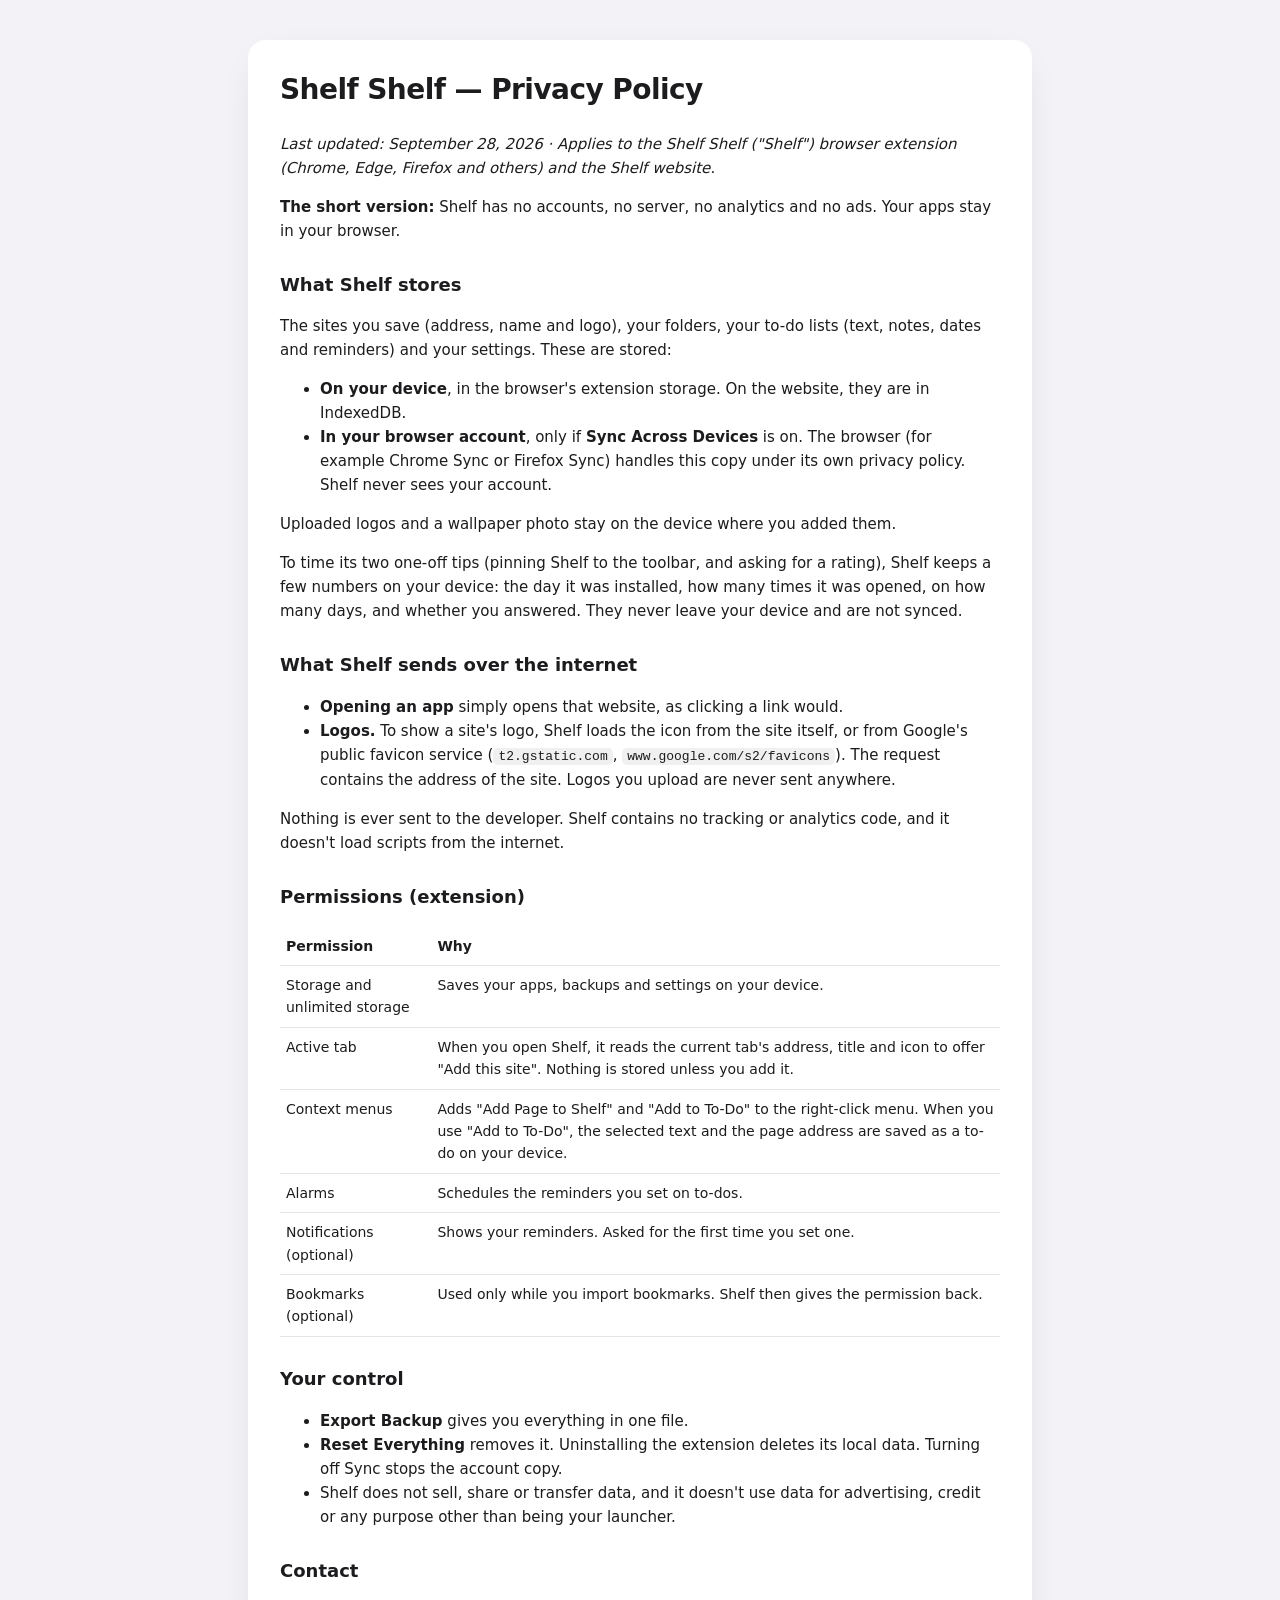
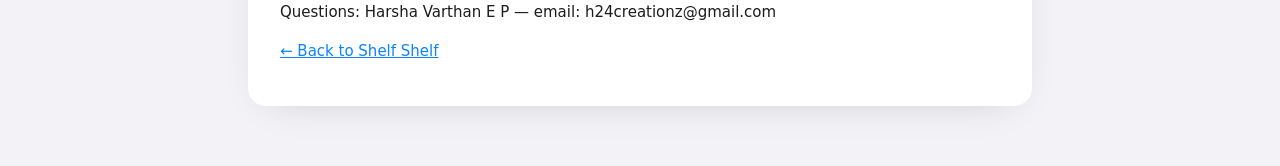
<file: privacy.html>
<!doctype html><html lang="en"><head><meta charset="utf-8"><meta name="viewport" content="width=device-width, initial-scale=1">
<meta name="color-scheme" content="light dark"><title>Shelf Shelf — Privacy Policy</title><link rel="icon" href="icons/favicon-32.png">
<style>:root{color-scheme:light dark}body{margin:0;padding:40px 20px 60px;font:15px/1.6 -apple-system,BlinkMacSystemFont,"Segoe UI",system-ui,sans-serif;background:#F2F2F7;color:#1C1C1E}
main{max-width:720px;margin:0 auto;background:#fff;border-radius:18px;padding:28px 32px;box-shadow:0 10px 40px -20px rgba(0,0,0,.2)}
h1{font-size:28px;letter-spacing:-.02em;margin-top:0}h2{font-size:18px;margin-top:28px}table{border-collapse:collapse;width:100%;font-size:14px}
td,th{border-bottom:1px solid rgba(0,0,0,.1);padding:8px 6px;text-align:left;vertical-align:top}code{background:rgba(0,0,0,.06);padding:1px 5px;border-radius:5px;font-size:13px}
@media (prefers-color-scheme:dark){body{background:#000;color:#F5F5F7}main{background:#1C1C1E}td,th{border-color:rgba(255,255,255,.12)}code{background:rgba(255,255,255,.1)}}
a{color:#0A84FF}</style></head><body><main><h1>Shelf Shelf — Privacy Policy</h1>
<p><em>Last updated: September 28, 2026 · Applies to the Shelf Shelf ("Shelf") browser extension (Chrome, Edge, Firefox and others) and the Shelf website.</em></p>
<p><strong>The short version:</strong> Shelf has no accounts, no server, no analytics and no ads. Your apps stay in your browser.</p>
<h2>What Shelf stores</h2>
<p>The sites you save (address, name and logo), your folders, your to-do lists (text, notes, dates and reminders) and your settings. These are stored:</p>
<ul>
<li><strong>On your device</strong>, in the browser's extension storage. On the website, they are in IndexedDB.</li>
<li><strong>In your browser account</strong>, only if <strong>Sync Across Devices</strong> is on. The browser (for example Chrome Sync or Firefox Sync) handles this copy under its own privacy policy. Shelf never sees your account.</li>
</ul>
<p>Uploaded logos and a wallpaper photo stay on the device where you added them.</p>
<p>To time its two one-off tips (pinning Shelf to the toolbar, and asking for a rating), Shelf keeps a few numbers on your device: the day it was installed, how many times it was opened, on how many days, and whether you answered. They never leave your device and are not synced.</p>
<h2>What Shelf sends over the internet</h2>
<ul>
<li><strong>Opening an app</strong> simply opens that website, as clicking a link would.</li>
<li><strong>Logos.</strong> To show a site's logo, Shelf loads the icon from the site itself, or from Google's public favicon service (<code>t2.gstatic.com</code>, <code>www.google.com/s2/favicons</code>). The request contains the address of the site. Logos you upload are never sent anywhere.</li>
</ul>
<p>Nothing is ever sent to the developer. Shelf contains no tracking or analytics code, and it doesn't load scripts from the internet.</p>
<h2>Permissions (extension)</h2>
<table>
<thead>
<tr>
<th>Permission</th>
<th>Why</th>
</tr>
</thead>
<tbody>
<tr>
<td>Storage and unlimited storage</td>
<td>Saves your apps, backups and settings on your device.</td>
</tr>
<tr>
<td>Active tab</td>
<td>When you open Shelf, it reads the current tab's address, title and icon to offer "Add this site". Nothing is stored unless you add it.</td>
</tr>
<tr>
<td>Context menus</td>
<td>Adds "Add Page to Shelf" and "Add to To-Do" to the right-click menu. When you use "Add to To-Do", the selected text and the page address are saved as a to-do on your device.</td>
</tr>
<tr>
<td>Alarms</td>
<td>Schedules the reminders you set on to-dos.</td>
</tr>
<tr>
<td>Notifications (optional)</td>
<td>Shows your reminders. Asked for the first time you set one.</td>
</tr>
<tr>
<td>Bookmarks (optional)</td>
<td>Used only while you import bookmarks. Shelf then gives the permission back.</td>
</tr>
</tbody>
</table>
<h2>Your control</h2>
<ul>
<li><strong>Export Backup</strong> gives you everything in one file.</li>
<li><strong>Reset Everything</strong> removes it. Uninstalling the extension deletes its local data. Turning off Sync stops the account copy.</li>
<li>Shelf does not sell, share or transfer data, and it doesn't use data for advertising, credit or any purpose other than being your launcher.</li>
</ul>
<h2>Contact</h2>
<p>Questions: Harsha Varthan E P — email: h24creationz@gmail.com</p><p><a href="./">← Back to Shelf Shelf</a></p></main></body></html>
</file>
